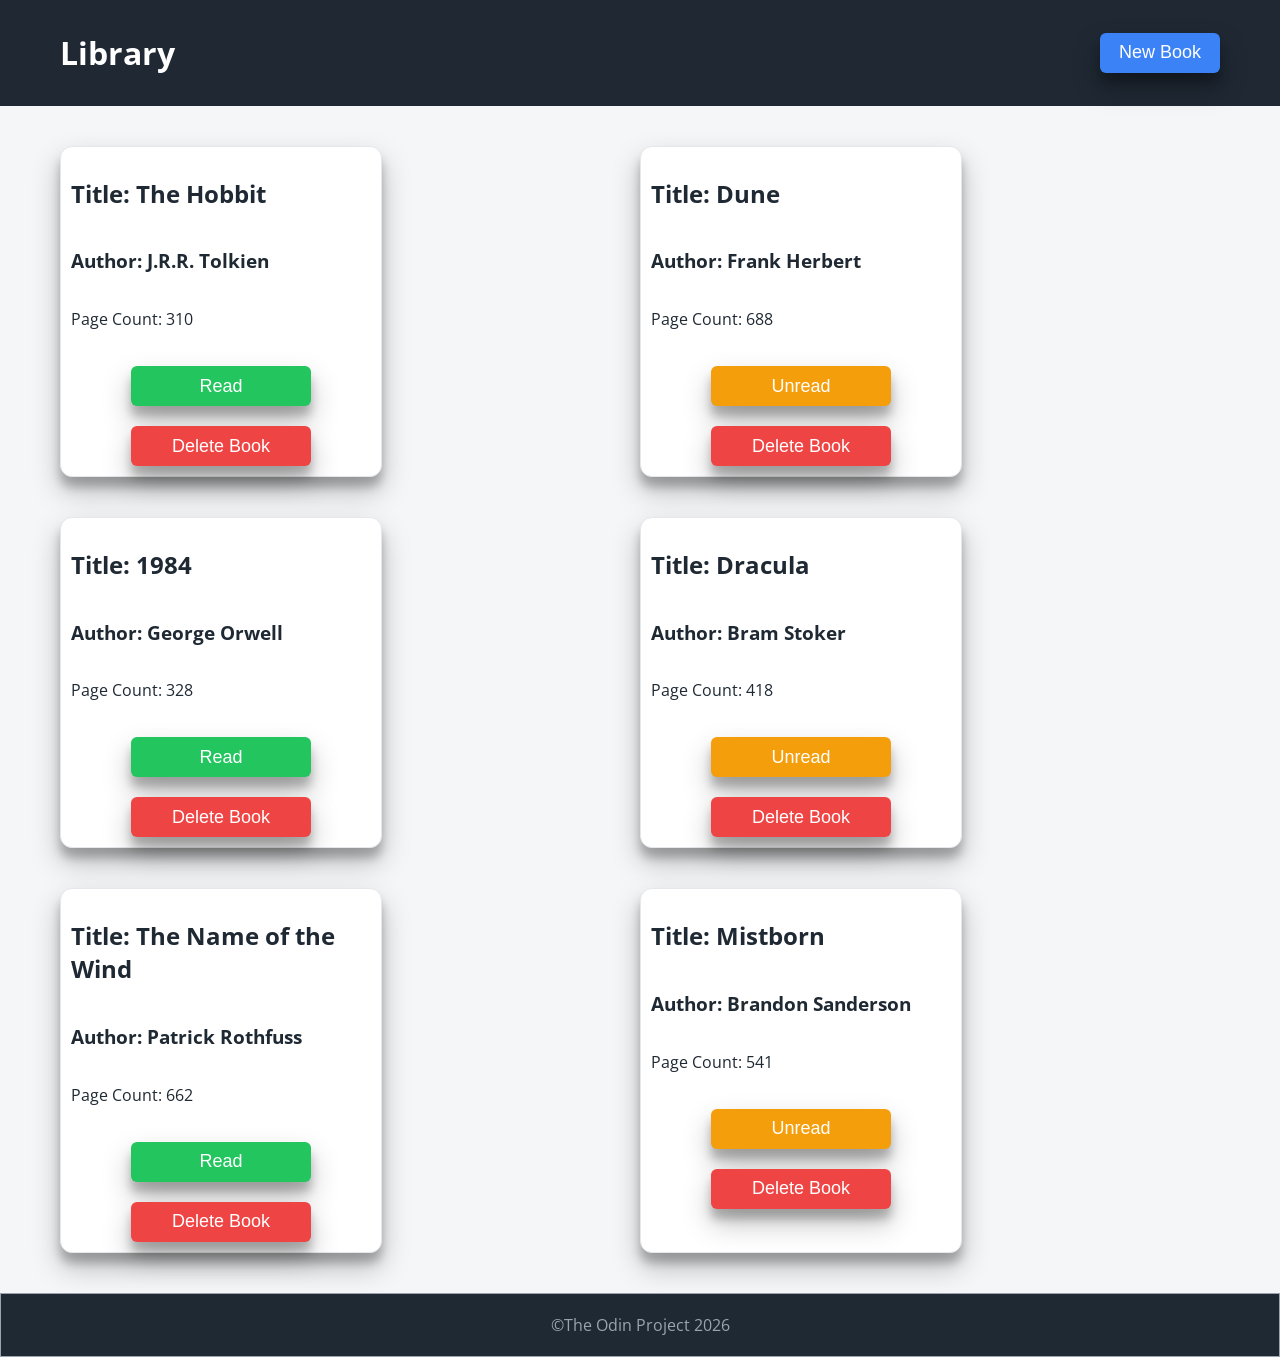
<file: library/index.html>
<!doctype html>
<html lang="en">
  <head>
    <meta charset="UTF-8" />
    <meta name="viewport" content="width=device-width, initial-scale=1.0" />
    <link rel="stylesheet" href="style.css" />
    <script src="index.js" defer></script>
    <title>Odin Library</title>
  </head>
  <body>
    <div class="container">
      <div class="nav">
        <h1>Library</h1>
        <button id="open-modal">New Book</button>
      </div>

      <dialog id="modal">
        <h2>Add a New Book</h2>
        <form action="" id="form">
          <label for="title">Title</label>
          <input type="text" name="title" id="title" />

          <label for="author">Author</label>
          <input type="text" name="author" id="author" />

          <label for="pages">Page Amount</label>
          <input type="text" name="pages" id="pages" />

          <div class="checkbox-group">
            Read?
            <input type="checkbox" name="read" id="read" />
          </div>

          <button id="add-book" type="submit">Add</button>
        </form>
        <button id="close-modal">Cancel</button>
      </dialog>

      <div id="card-container">
        <!-- <div id="card">
          <h2 id="card-title">Title:</h2>
          <h3 id="card-author">Author:</h3>
          <p id="card-pages">Pages:</p>
          <button class="read">Read</button>
          <button class="delete">Delete Book</button> -->
        <!-- </div> -->
      </div>

      <footer>©The Odin Project 2026</footer>
    </div>
  </body>
</html>
</file>
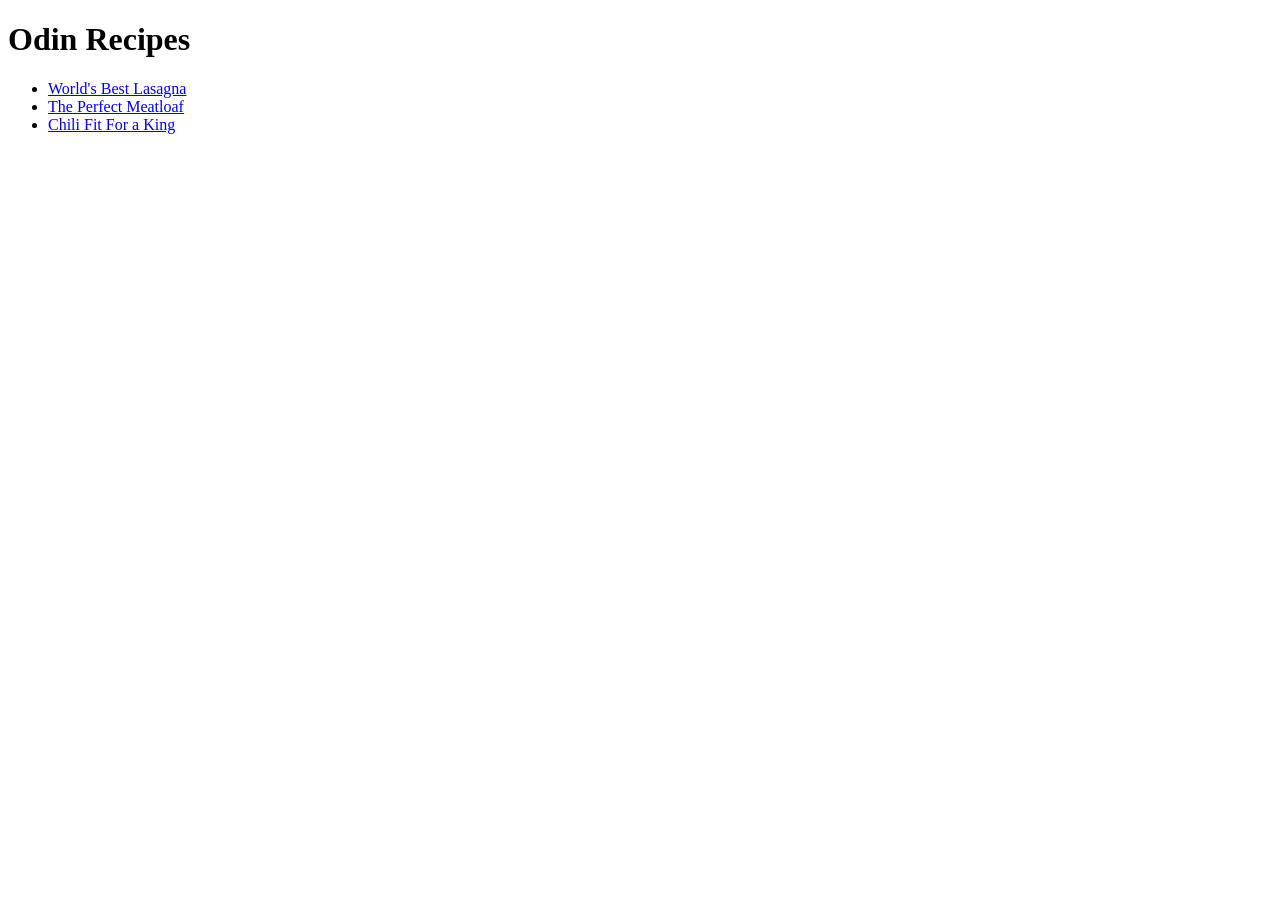
<file: Foundations/HTML/Recipes-Project/index.html>
<!DOCTYPE html>
<html lang="en">
<head>
    <meta charset="UTF-8">
    <meta name="viewport" content="width=device-width, initial-scale=1.0">
    <title>Odin Recipes</title>
</head>
<body>
    <h1>Odin Recipes</h1>
    <ul>
        <li><a href="recipes/lasagna.html">World's Best Lasagna</a></li>
        <li><a href="recipes/meatloaf.html">The Perfect Meatloaf</a></li>
        <li><a href="recipes/chili.html">Chili Fit For a King</a></li>
    </ul>
</body>
</html>
</file>
<file: library/style.css>
@import url("https://fonts.googleapis.com/css2?family=Open+Sans:ital,wght@0,300..800;1,300..800&display=swap");

html,
body {
  height: 100%;
  margin: 0;
}

body {
  padding: 0;
  font-family: "Open Sans";
  background-color: #f4f6f8;
  color: #1f2933;
}

.container {
  min-height: 100vh;
  display: grid;
  grid-template-rows: auto 1fr auto;
}

.nav {
  padding: 10px 60px;
  display: flex;
  justify-content: space-between;
  align-items: center;
  background-color: #1f2833;
  color: #ffffff;
}

.nav button {
  height: 40px;
  border-radius: 6px;
  border: none;
  width: 120px;
  box-shadow:
    rgba(0, 0, 0, 0.25) 0px 14px 28px,
    rgba(0, 0, 0, 0.22) 0px 10px 10px;
  cursor: pointer;
  font-size: 18px;
  background-color: #3b82f6;
  color: #ffffff;
}

#card-container {
  padding: 40px 60px;
  display: grid;
  grid-template-columns: repeat(auto-fit, minmax(400px, 1fr));
  row-gap: 40px;
}

#card {
  border: 1px solid #e5e7eb;
  max-width: 300px;
  max-height: 350px;
  border-radius: 12px;
  box-shadow:
    rgba(0, 0, 0, 0.25) 0px 14px 28px,
    rgba(0, 0, 0, 0.22) 0px 10px 10px;
  background-color: #ffffff;
  padding: 10px;
  display: flex;
  flex-direction: column;
}

#card .delete {
  height: 40px;
  border-radius: 6px;
  border: none;
  width: 60%;
  box-shadow:
    rgba(0, 0, 0, 0.25) 0px 14px 28px,
    rgba(0, 0, 0, 0.22) 0px 10px 10px;
  cursor: pointer;
  font-size: 18px;
  background-color: #ef4444;
  color: #ffffff;
  align-self: center;
}

#card .read {
  height: 40px;
  border-radius: 6px;
  border: none;
  width: 60%;
  box-shadow:
    rgba(0, 0, 0, 0.25) 0px 14px 28px,
    rgba(0, 0, 0, 0.22) 0px 10px 10px;
  cursor: pointer;
  font-size: 18px;
  background-color: #22c55e;
  color: #ffffff;
  margin-top: 20px;
  margin-bottom: 20px;
  align-self: center;
}

#card .unread {
  height: 40px;
  border-radius: 6px;
  border: none;
  width: 60%;
  box-shadow:
    rgba(0, 0, 0, 0.25) 0px 14px 28px,
    rgba(0, 0, 0, 0.22) 0px 10px 10px;
  cursor: pointer;
  font-size: 18px;
  background-color: #f59e0b;
  color: #ffffff;
  margin-top: 20px;
  margin-bottom: 20px;
  align-self: center;
}

footer {
  border: 1px solid;
  padding: 20px;
  text-align: center;
  background-color: #1f2933;
  color: #9ca3af;
}

#modal {
  width: 20%;
  height: 50%;
  border-radius: 12px;
  border: 4px solid #1f2833;
  background-color: #e5e7eb;
}

#modal::backdrop {
  background-color: rgba(0, 0, 0, 0.5);
  backdrop-filter: blur(5px);
}

#modal h2 {
  text-align: center;
}

#modal form {
  display: flex;
  flex-direction: column;
  gap: 10px;
}

input[type="text"] {
  height: 20px;
  width: 80%;
  padding: 2px;
}

#modal #add-book {
  height: 40px;
  border-radius: 6px;
  border: none;
  width: 60%;
  box-shadow:
    rgba(0, 0, 0, 0.25) 0px 14px 28px,
    rgba(0, 0, 0, 0.22) 0px 10px 10px;
  cursor: pointer;
  font-size: 18px;
  background-color: #3b82f6;
  color: #ffffff;
  margin-bottom: 20px;
  align-self: center;
}

.checkbox-group {
  display: flex;
  align-items: center;
  gap: 8px;
  width: auto;
}

input[type="checkbox"] {
  width: auto;
  height: auto;
  padding: 0;
  transform: scale(1.3);
}

#modal #close-modal {
  height: 40px;
  border-radius: 6px;
  border: none;
  width: 60%;
  box-shadow:
    rgba(0, 0, 0, 0.25) 0px 14px 28px,
    rgba(0, 0, 0, 0.22) 0px 10px 10px;
  cursor: pointer;
  font-size: 18px;
  background-color: #ef4444;
  color: #ffffff;
  display: block;
  margin: 0 auto;
}
</file>
